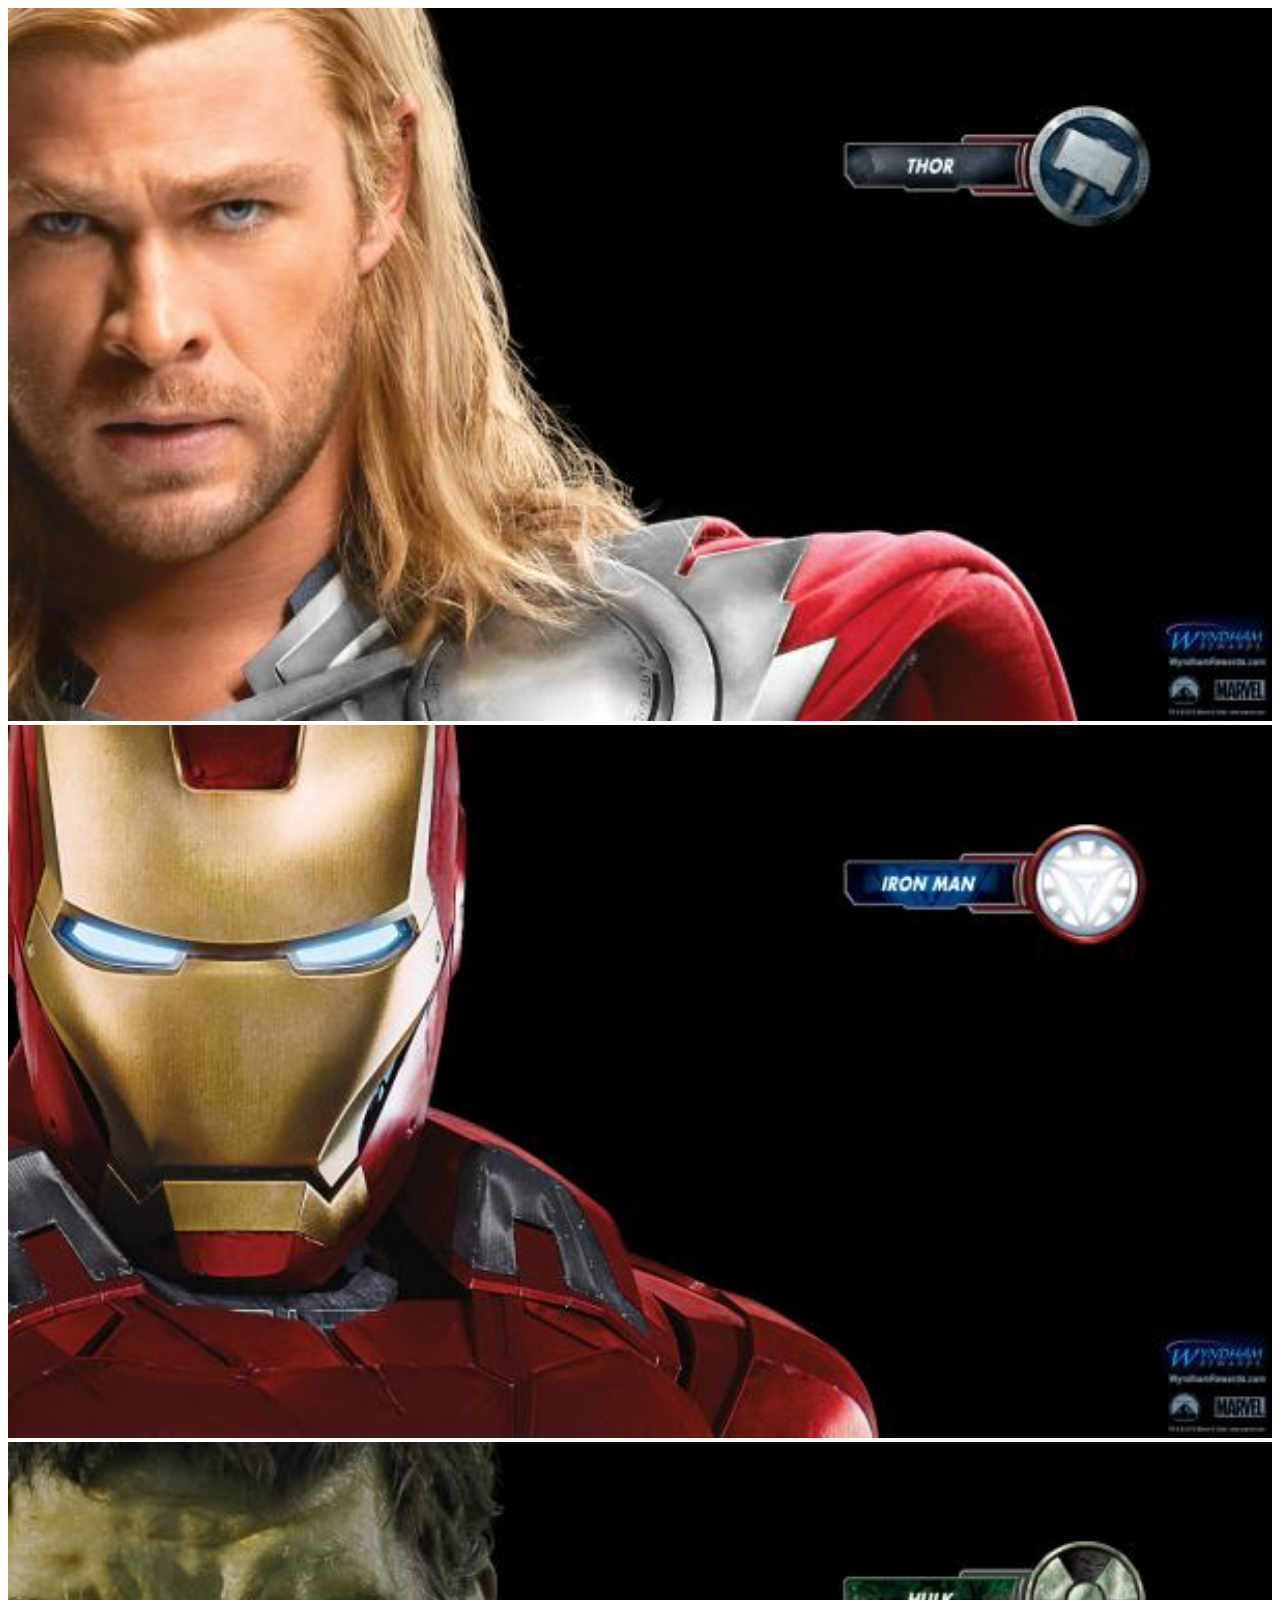
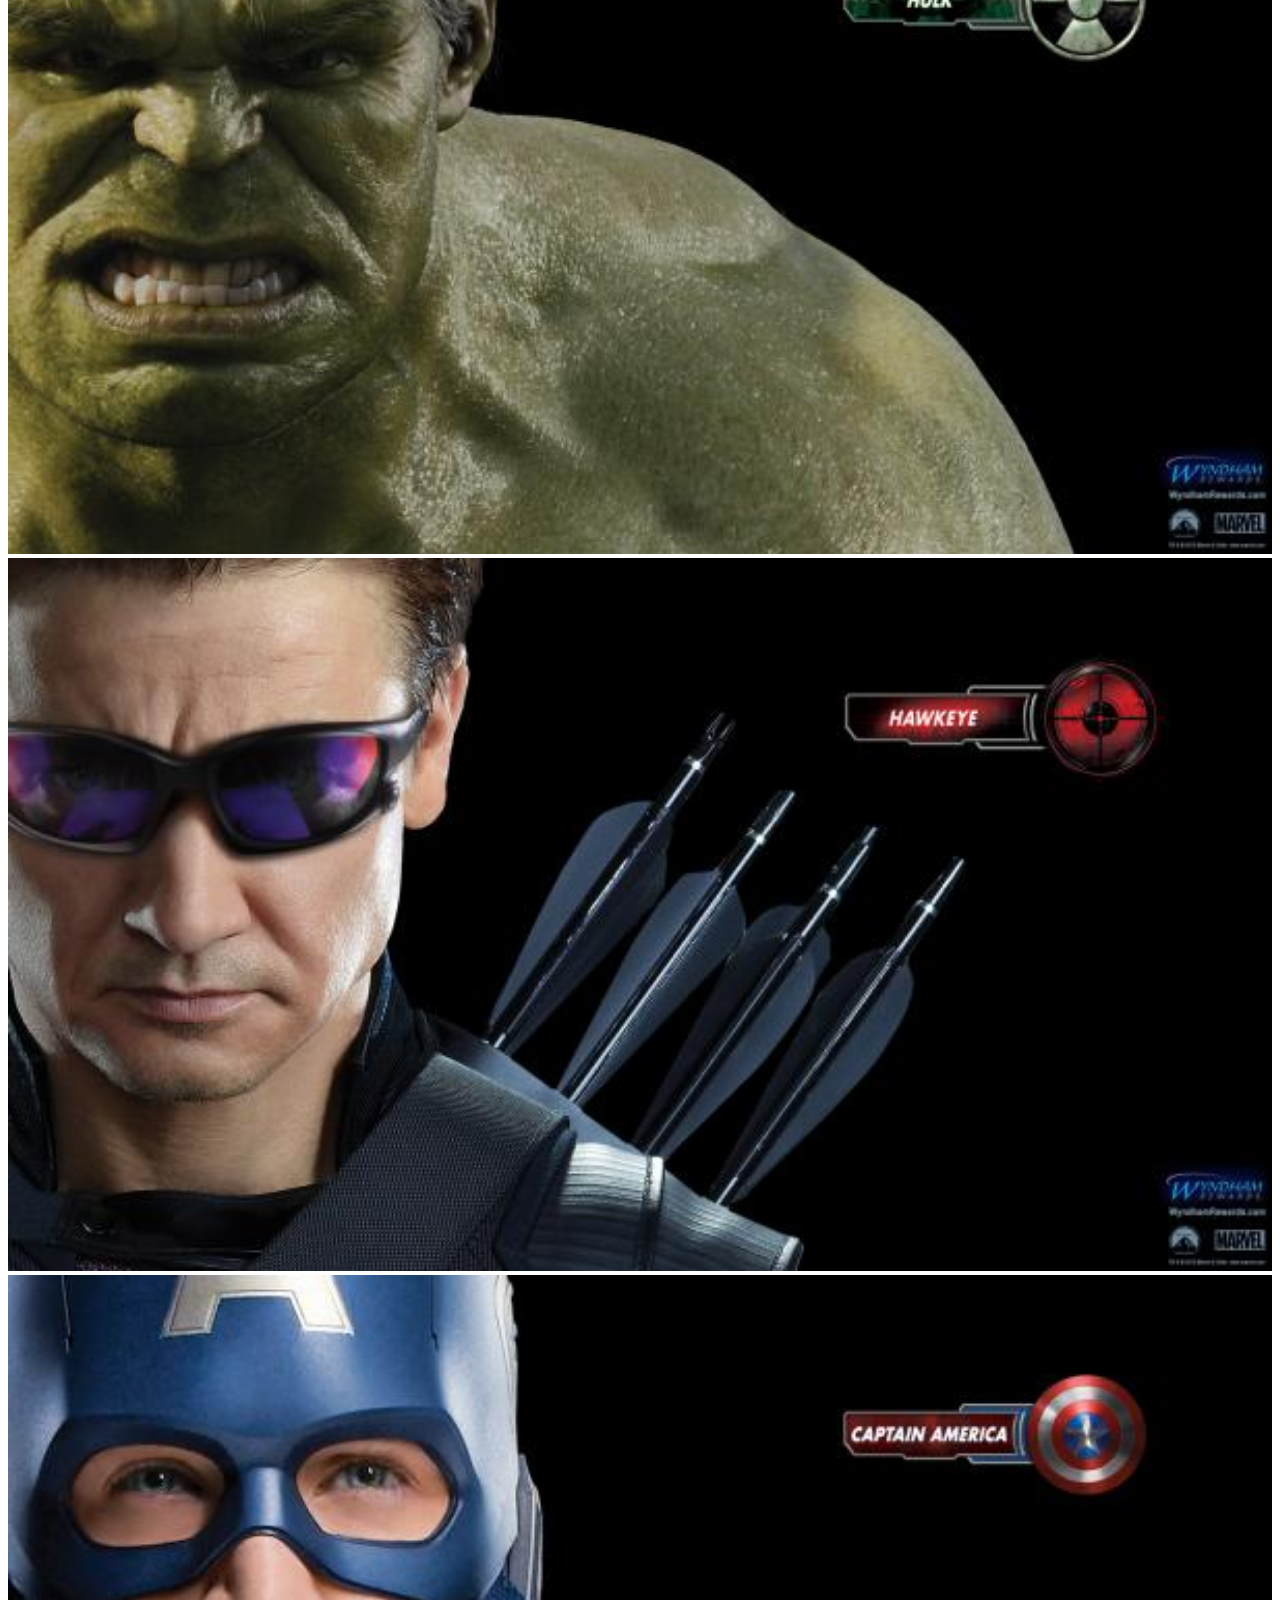
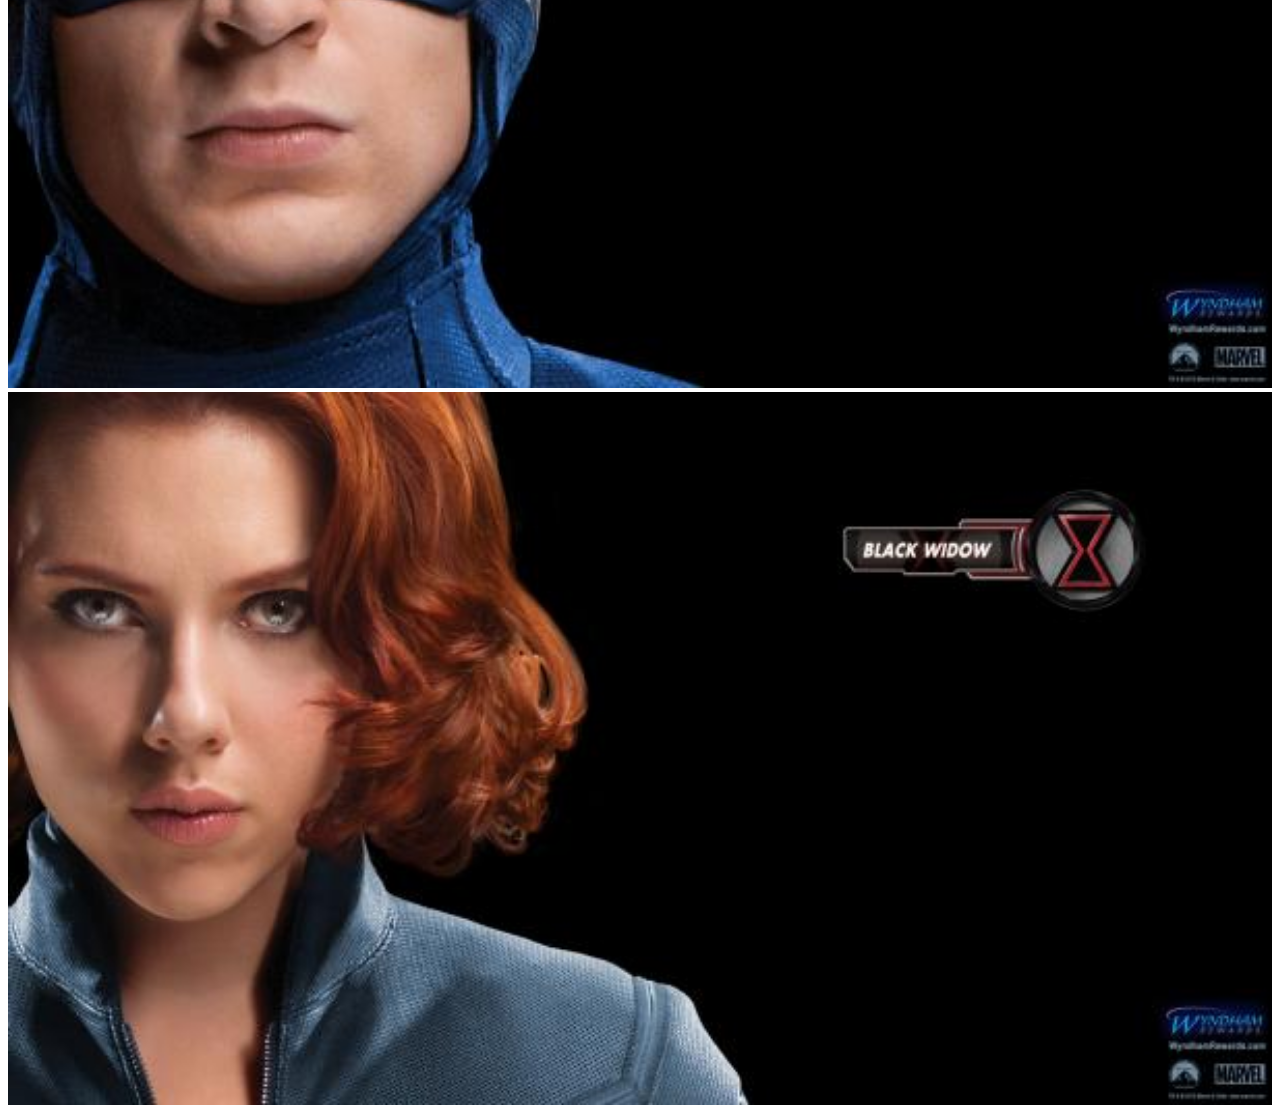
<file: CompuKids Website 1/index.html>
<!DOCTYPE html>
<html>
<head>
    <link rel="stylesheet" href="style.css">
</head>
<body>
   <div class="gallery">
        <a href="avenger-1.html"><img src="images/avengers_01.jpg" /></a>
        <a href="avenger-2.html"><img src="images/avengers_02.jpg" /></a>
        <a href="avenger-3.html"><img src="images/avengers_03.jpg" /></a>
        <a href="avenger-4.html"><img src="images/avengers_04.jpg" /></a>
        <a href="avenger-5.html"><img src="images/avengers_05.jpg" /></a>
        <a href="avenger-6.html"><img src="images/avengers_06.jpg" /></a>
</body>
</html>
</file>
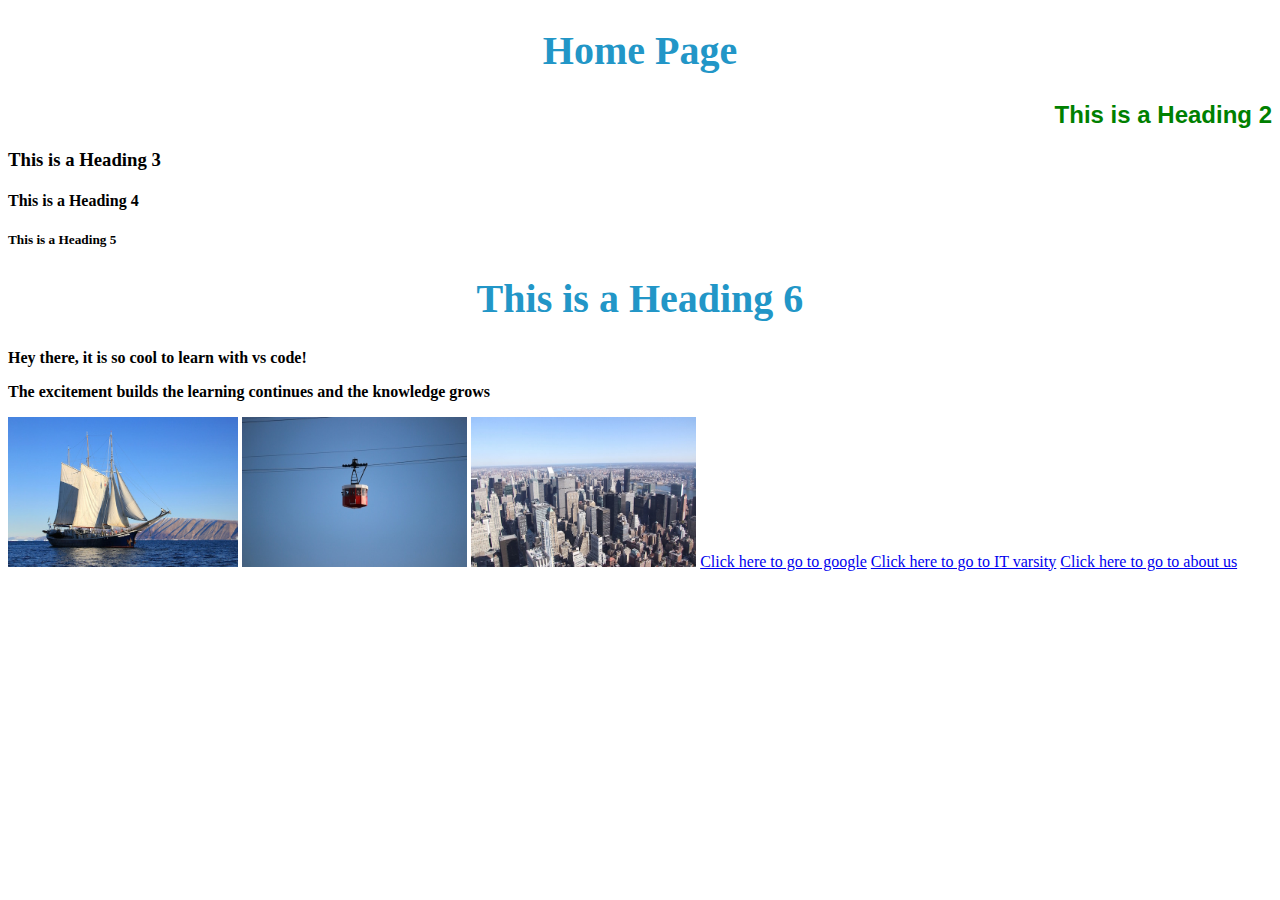
<file: vscode101/index.html>
<!DOCTYPE html>
<html>
    <head>
        <link rel="stylesheet" href="style.css" >
    </head>
    <body>
<h1>Home Page </h1>
<h2>This is a Heading 2</h2>
<h3>This is a Heading 3</h3>
<h4>This is a Heading 4</h4>
<h5>This is a Heading 5</h5>
<h1>This is a Heading 6</h1>
    <p>Hey there, it is so cool to learn with vs code!</p>
    <p>The excitement builds the learning continues and the knowledge grows</p>  
    <a href="boat.html"><img src="images/boat.jpg" height="150" /></a> 
<img src="images/cablecar.jpg" height="150" />
<img src="images/city.jpg" height="150" />

<a href="https://www.google.co.za">Click here to go to google</a>
<a href="https://www.itvarsity.org">Click here to go to IT varsity</a> 
<a href="About.html">Click here to go to about us</a>
    </body>
</html>
</file>
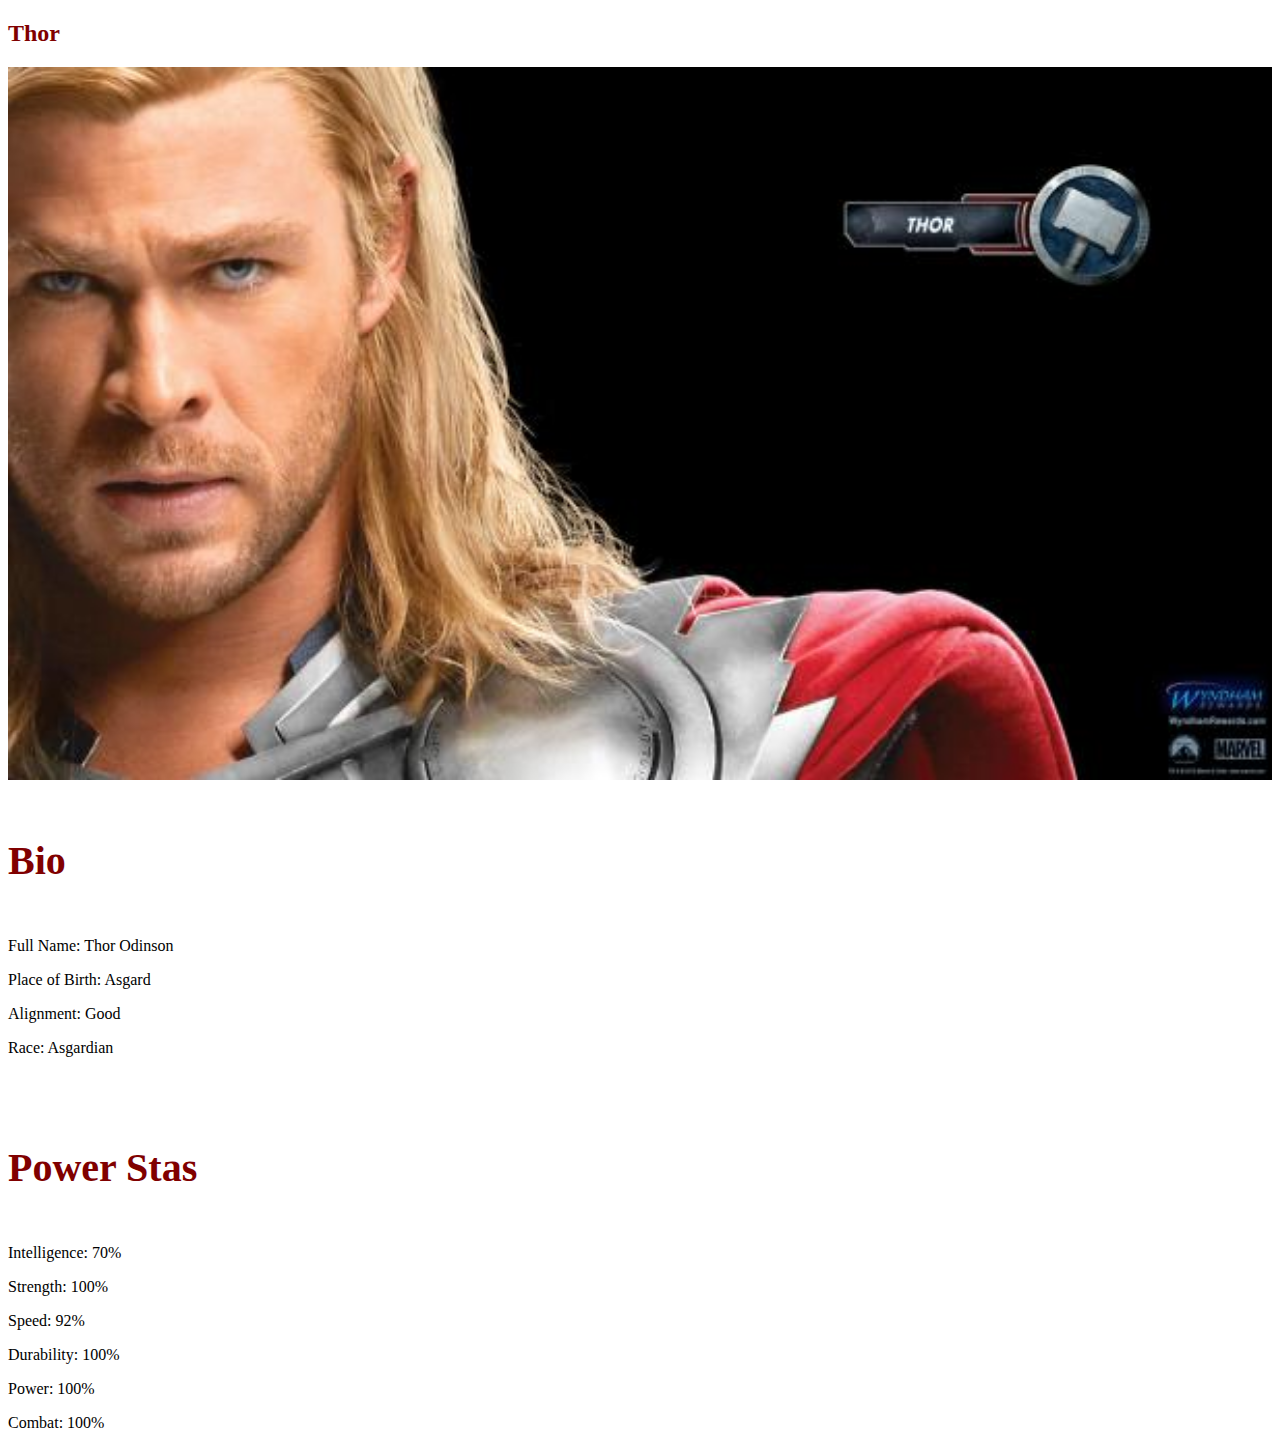
<file: CompuKids Website 1/avenger-1.html>
<!DOCTYPE html>
<html>
<head>
    <link rel="stylesheet" href="style.css">
</head>
<body>
    <h2>Thor</h2> 
   <div class="gallery">
        <img src="images/avengers_01.jpg" />
   </div>
   <h4>Bio</h4>
   <p>Full Name: Thor Odinson</p>
   <p>Place of Birth: Asgard</p>
   <p>Alignment: Good</p>
   <p>Race: Asgardian</p>
   <br/>
   <h4>Power Stas</h4>
   <p>Intelligence: 70%</p>
   <p>Strength: 100%</p>
   <p>Speed: 92%</p>
   <p>Durability: 100%</p>
   <p>Power: 100%</p>
   <p>Combat: 100%</p>
</body>
</html>
</file>
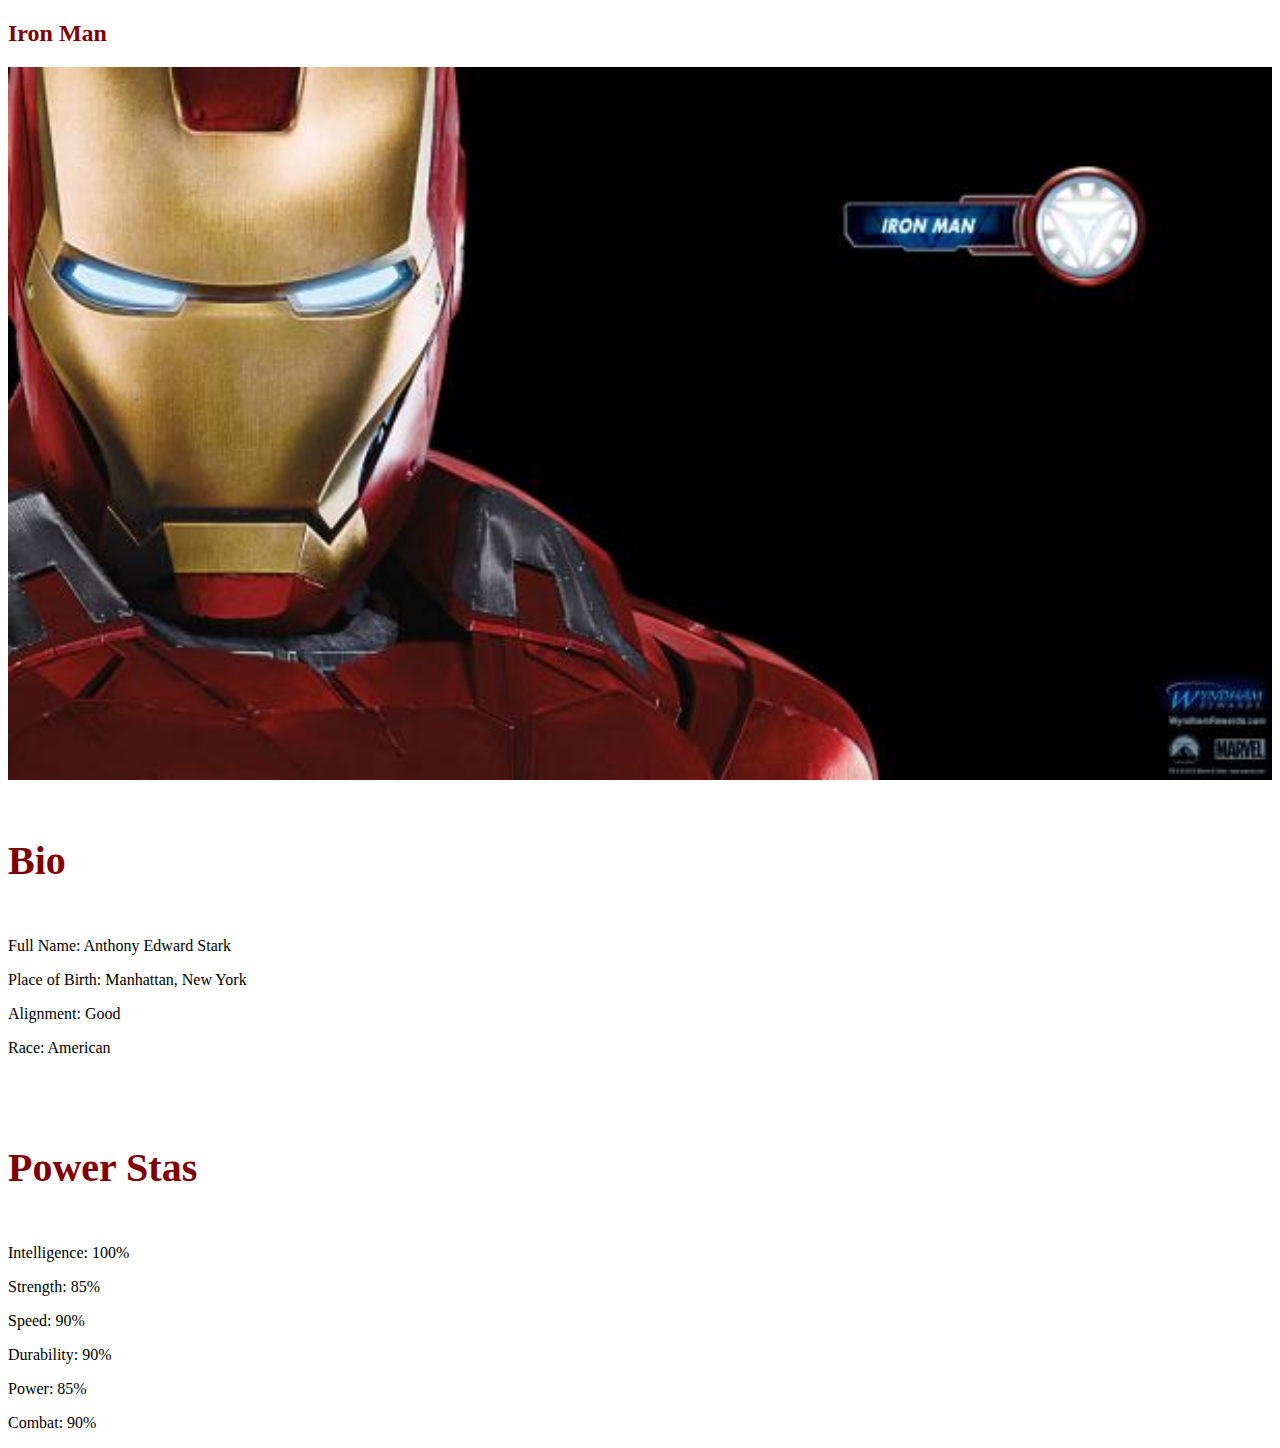
<file: CompuKids Website 1/avenger-2.html>
<!DOCTYPE html>
<html>
<head>
    <link rel="stylesheet" href="style.css">
</head>
<body>
    <h2>Iron Man</h2> 
   <div class="gallery">
        <img src="images/avengers_02.jpg" />
   </div>
   <h4>Bio</h4>
   <p>Full Name: Anthony Edward Stark</p>
   <p>Place of Birth: Manhattan, New York</p>
   <p>Alignment: Good</p>
   <p>Race: American</p>
   <br/>
   <h4>Power Stas</h4>
   <p>Intelligence: 100%</p>
   <p>Strength: 85%</p>
   <p>Speed: 90%</p>
   <p>Durability: 90%</p>
   <p>Power: 85%</p>
   <p>Combat: 90%</p>
</body>
</html>
</file>
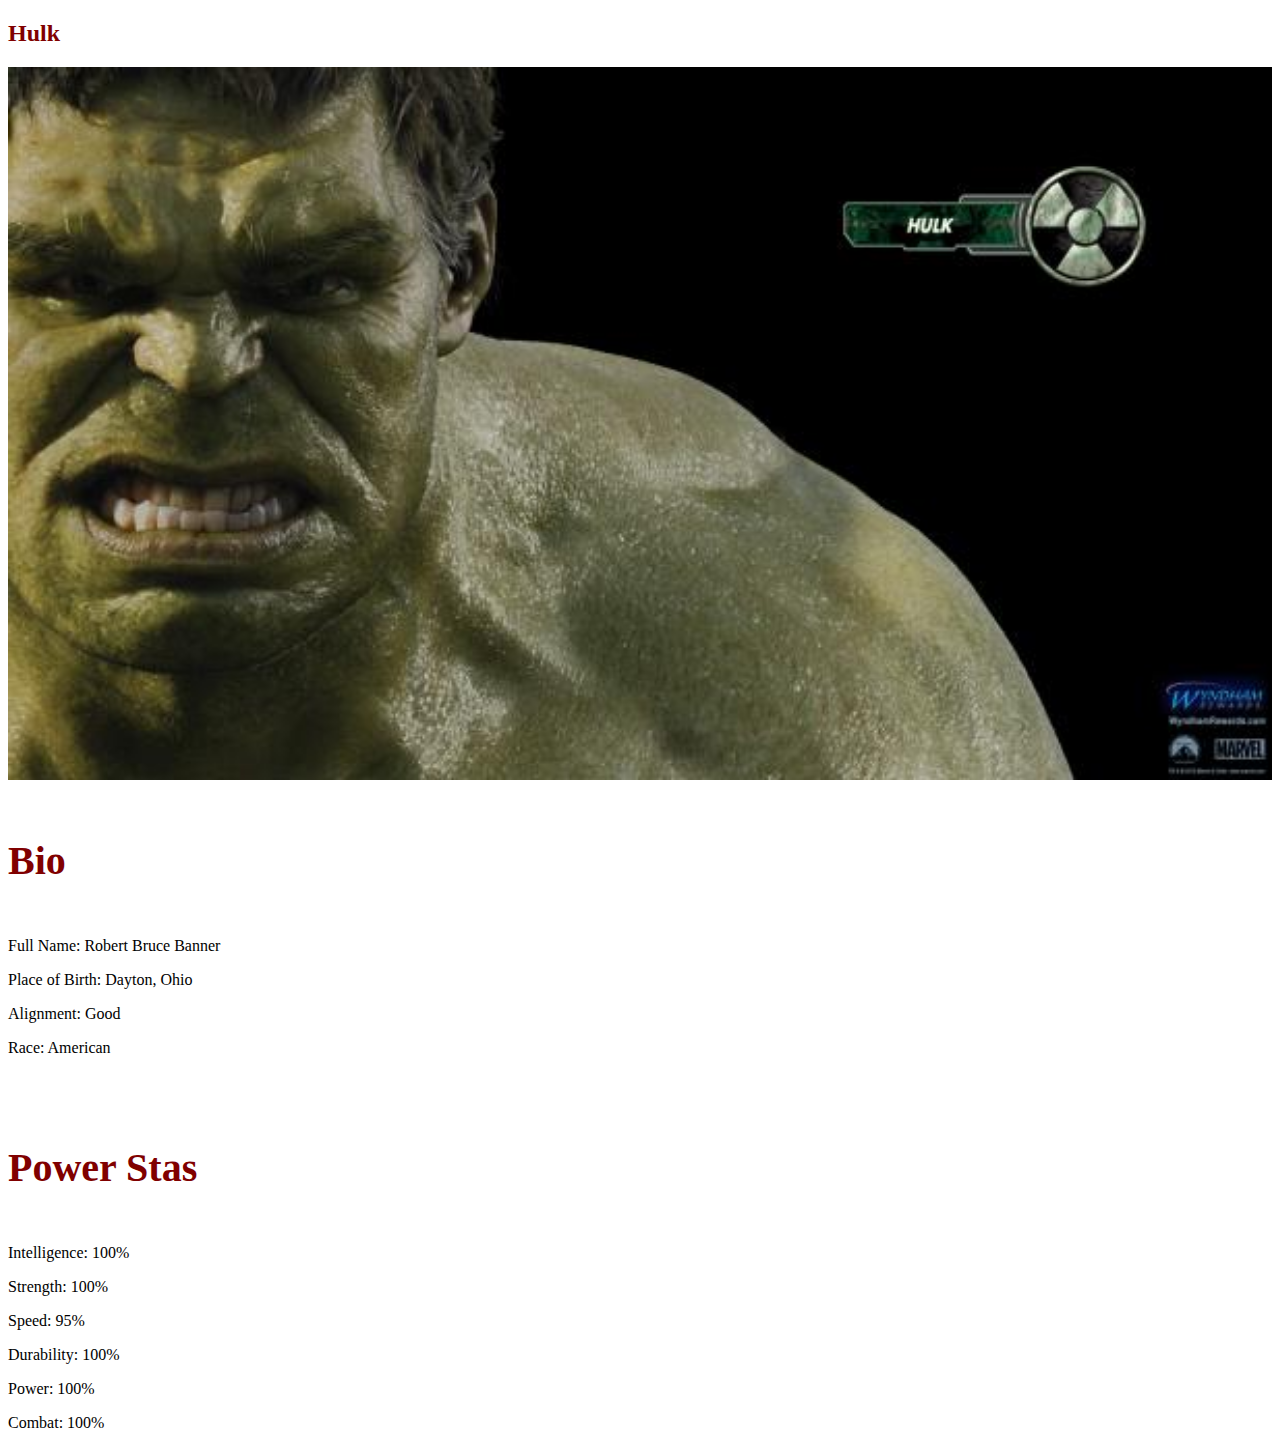
<file: CompuKids Website 1/avenger-3.html>
<!DOCTYPE html>
<html>
<head>
    <link rel="stylesheet" href="style.css">
</head>
<body>
    <h2>Hulk</h2> 
   <div class="gallery">
        <img src="images/avengers_03.jpg" />
   </div>
   <h4>Bio</h4>
   <p>Full Name: Robert Bruce Banner</p>
   <p>Place of Birth: Dayton, Ohio</p>
   <p>Alignment: Good</p>
   <p>Race: American</p>
   <br/>
   <h4>Power Stas</h4>
   <p>Intelligence: 100%</p>
   <p>Strength: 100%</p>
   <p>Speed: 95%</p>
   <p>Durability: 100%</p>
   <p>Power: 100%</p>
   <p>Combat: 100%</p>
</body>
</html>
</file>
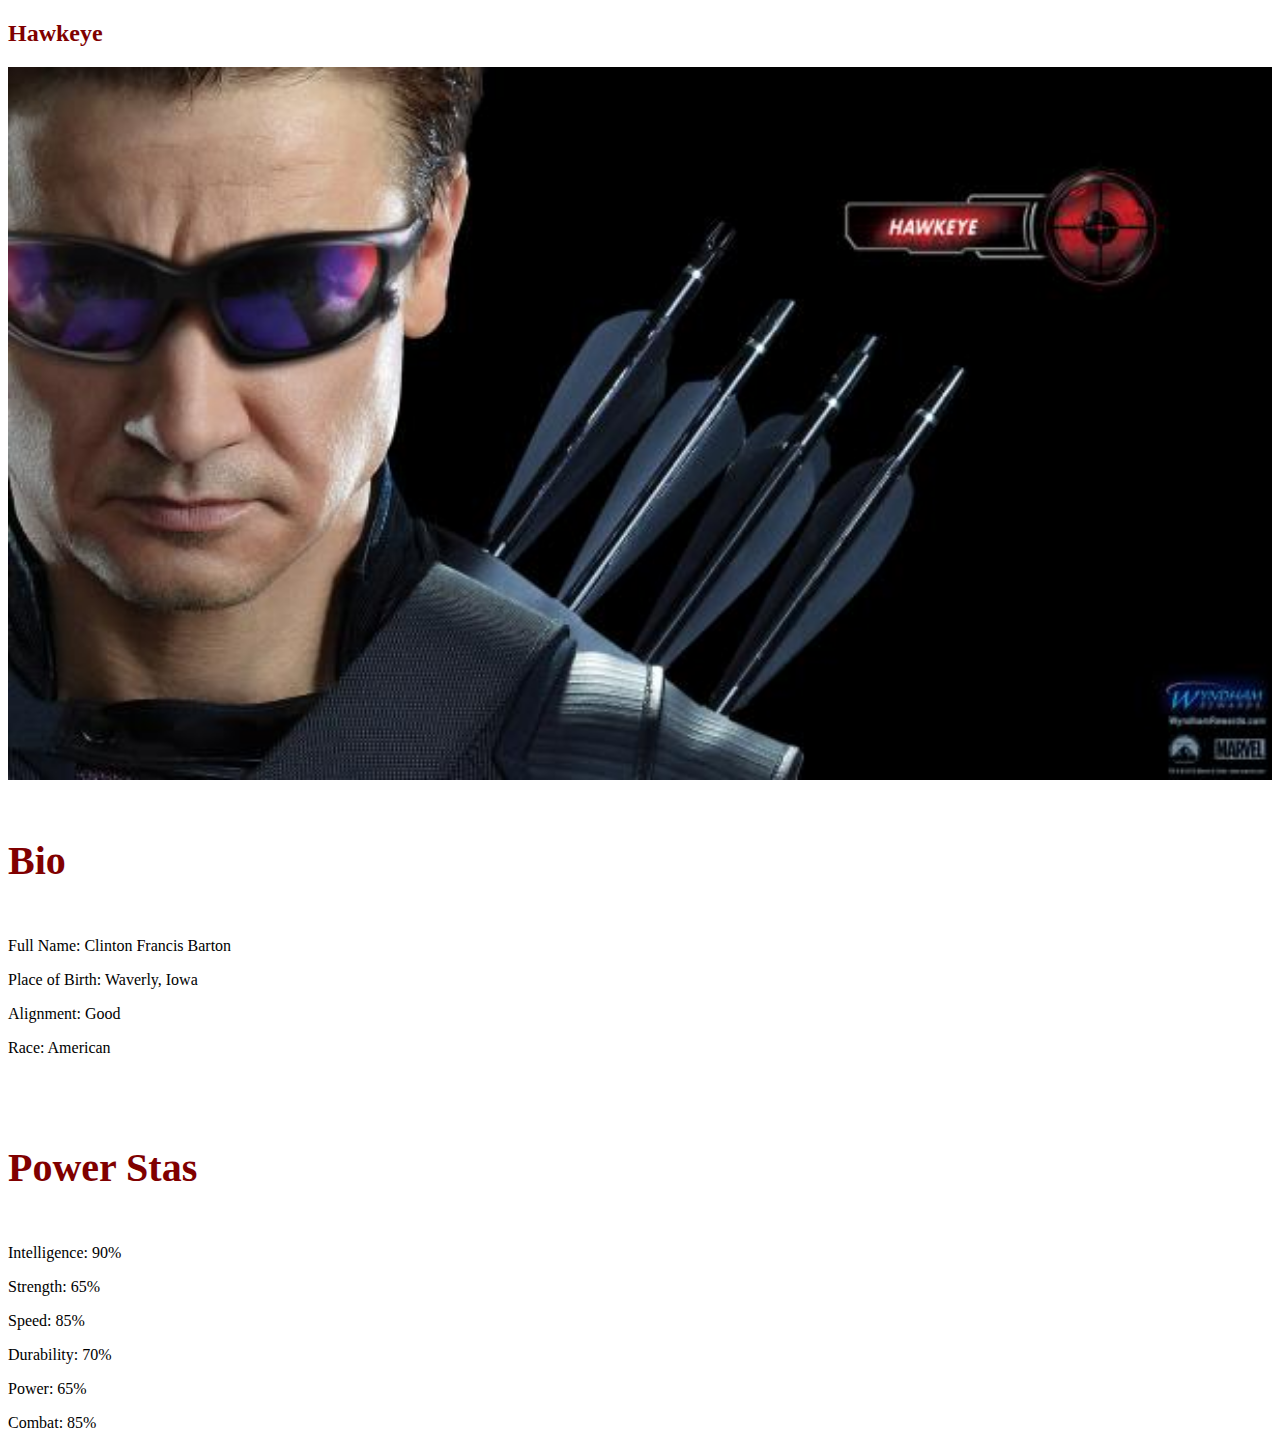
<file: CompuKids Website 1/avenger-4.html>
<!DOCTYPE html>
<html>
<head>
    <link rel="stylesheet" href="style.css">
</head>
<body>
    <h2>Hawkeye</h2> 
   <div class="gallery">
        <img src="images/avengers_04.jpg" />
   </div>
   <h4>Bio</h4>
   <p>Full Name: Clinton Francis Barton</p>
   <p>Place of Birth:  Waverly, Iowa</p>
   <p>Alignment: Good</p>
   <p>Race: American</p>
   <br/>
   <h4>Power Stas</h4>
   <p>Intelligence: 90%</p>
   <p>Strength: 65%</p>
   <p>Speed: 85%</p>
   <p>Durability: 70%</p>
   <p>Power: 65%</p>
   <p>Combat: 85%</p>
</body>
</html>
</file>
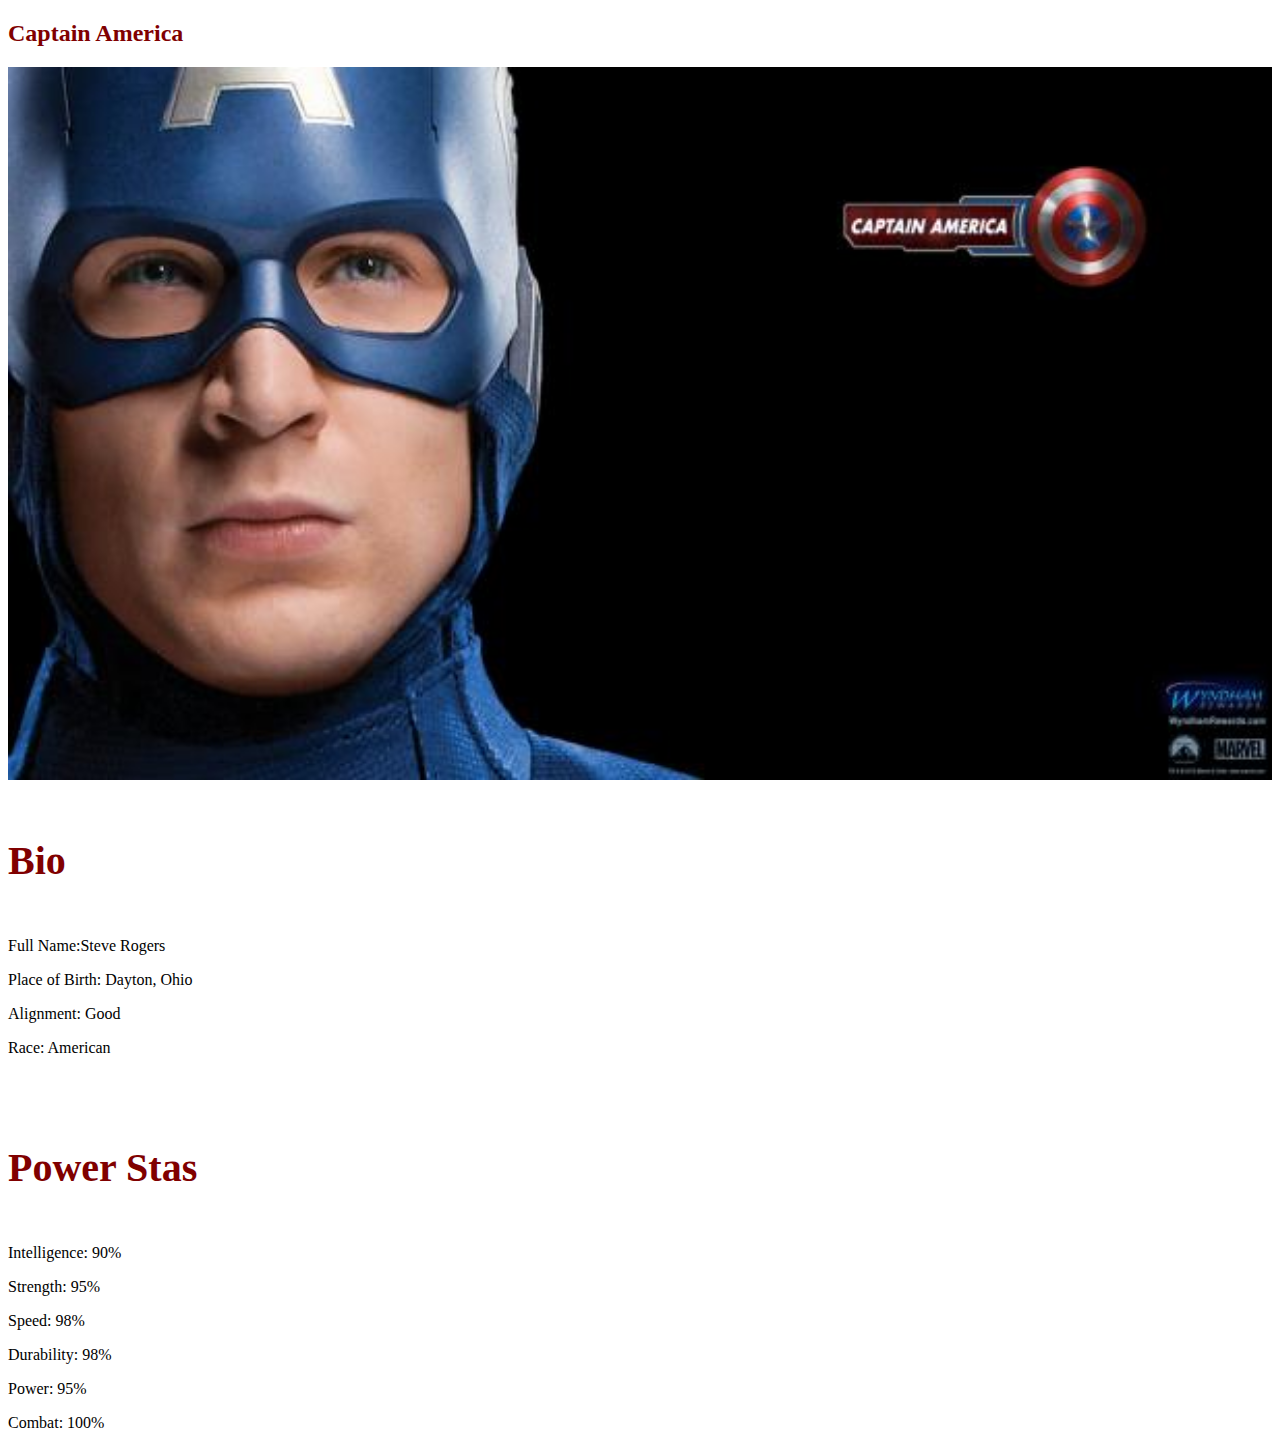
<file: CompuKids Website 1/avenger-5.html>
<!DOCTYPE html>
<html>
<head>
    <link rel="stylesheet" href="style.css">
</head>
<body>
    <h2>Captain America</h2> 
   <div class="gallery">
        <img src="images/avengers_05.jpg" />
   </div>
   <h4>Bio</h4>
   <p>Full Name:Steve Rogers</p>
   <p>Place of Birth: Dayton, Ohio</p>
   <p>Alignment: Good</p>
   <p>Race: American</p>
   <br/>
   <h4>Power Stas</h4>
   <p>Intelligence: 90%</p>
   <p>Strength: 95%</p>
   <p>Speed: 98%</p>
   <p>Durability: 98%</p>
   <p>Power: 95%</p>
   <p>Combat: 100%</p>
</body>
</html>
</file>
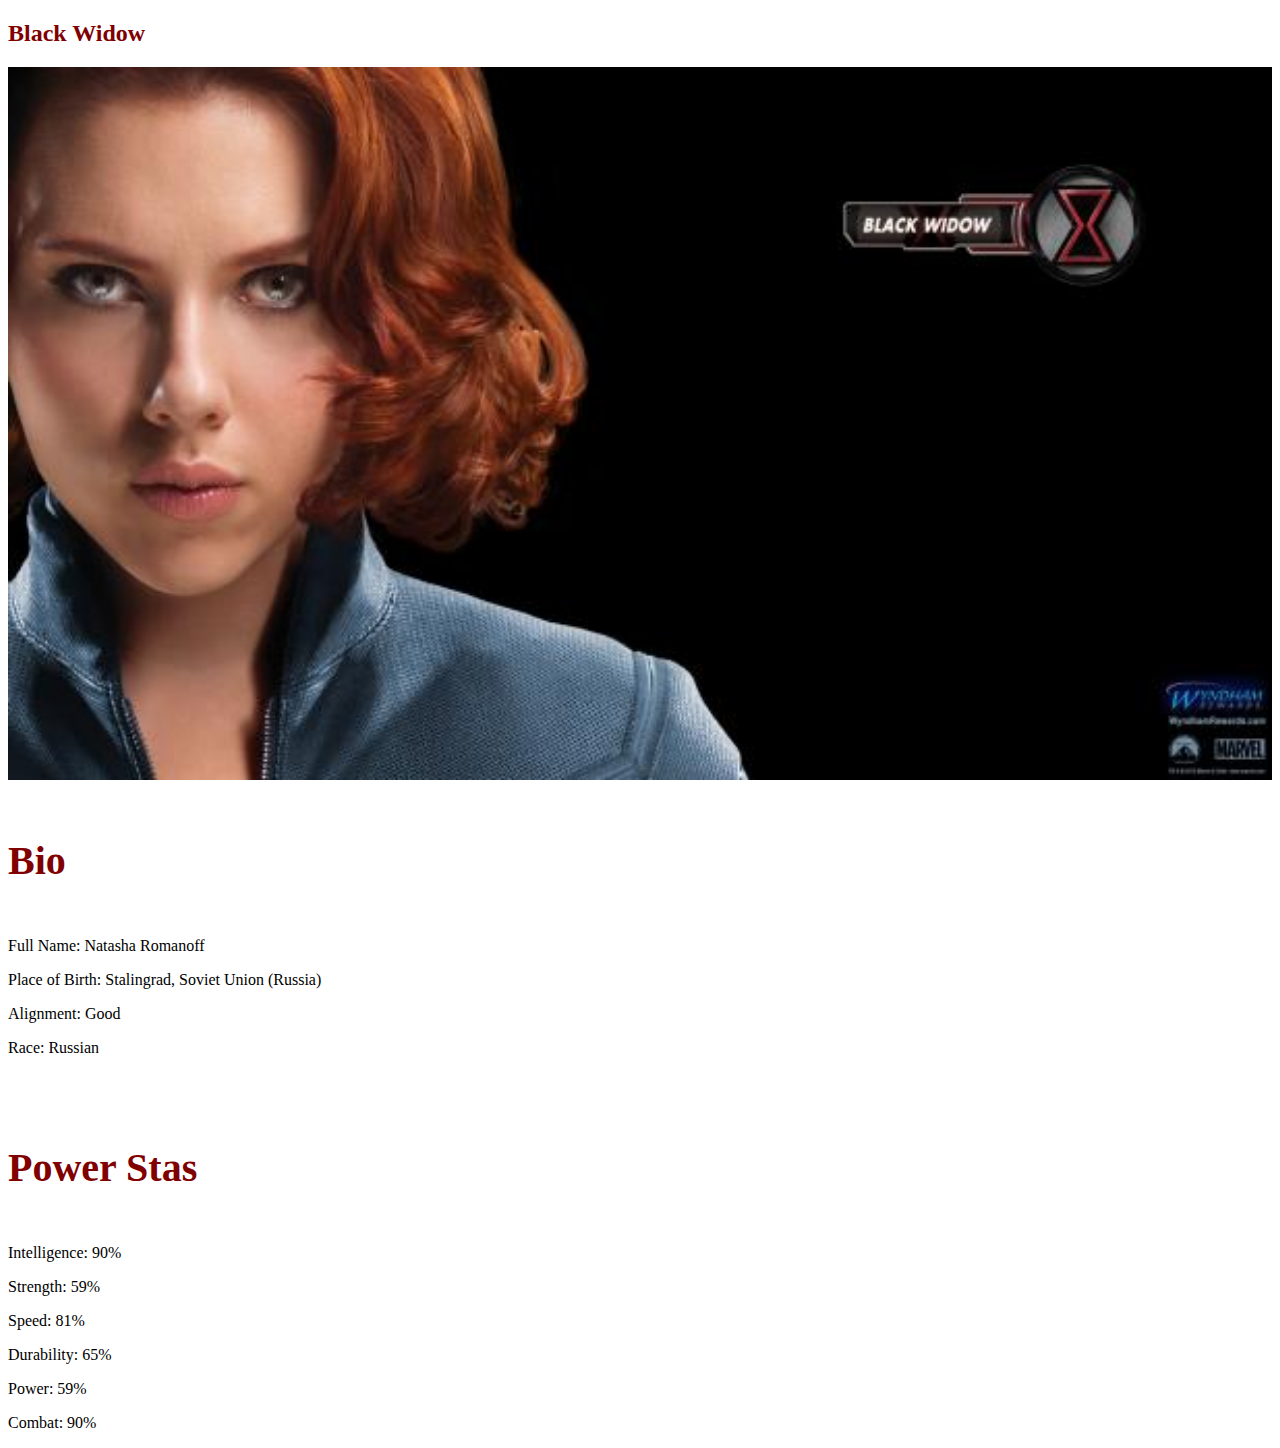
<file: CompuKids Website 1/avenger-6.html>
<!DOCTYPE html>
<html>
<head>
    <link rel="stylesheet" href="style.css">
</head>
<body>
    <h2>Black Widow</h2> 
   <div class="gallery">
        <img src="images/avengers_06.jpg" />
   </div>
   <h4>Bio</h4>
   <p>Full Name: Natasha Romanoff</p>
   <p>Place of Birth: Stalingrad, Soviet Union (Russia)</p>
   <p>Alignment: Good</p>
   <p>Race: Russian</p>
   <br/>
   <h4>Power Stas</h4>
   <p>Intelligence: 90%</p>
   <p>Strength: 59%</p>
   <p>Speed: 81%</p>
   <p>Durability: 65%</p>
   <p>Power: 59%</p>
   <p>Combat: 90%</p>
</body>
</html>
</file>
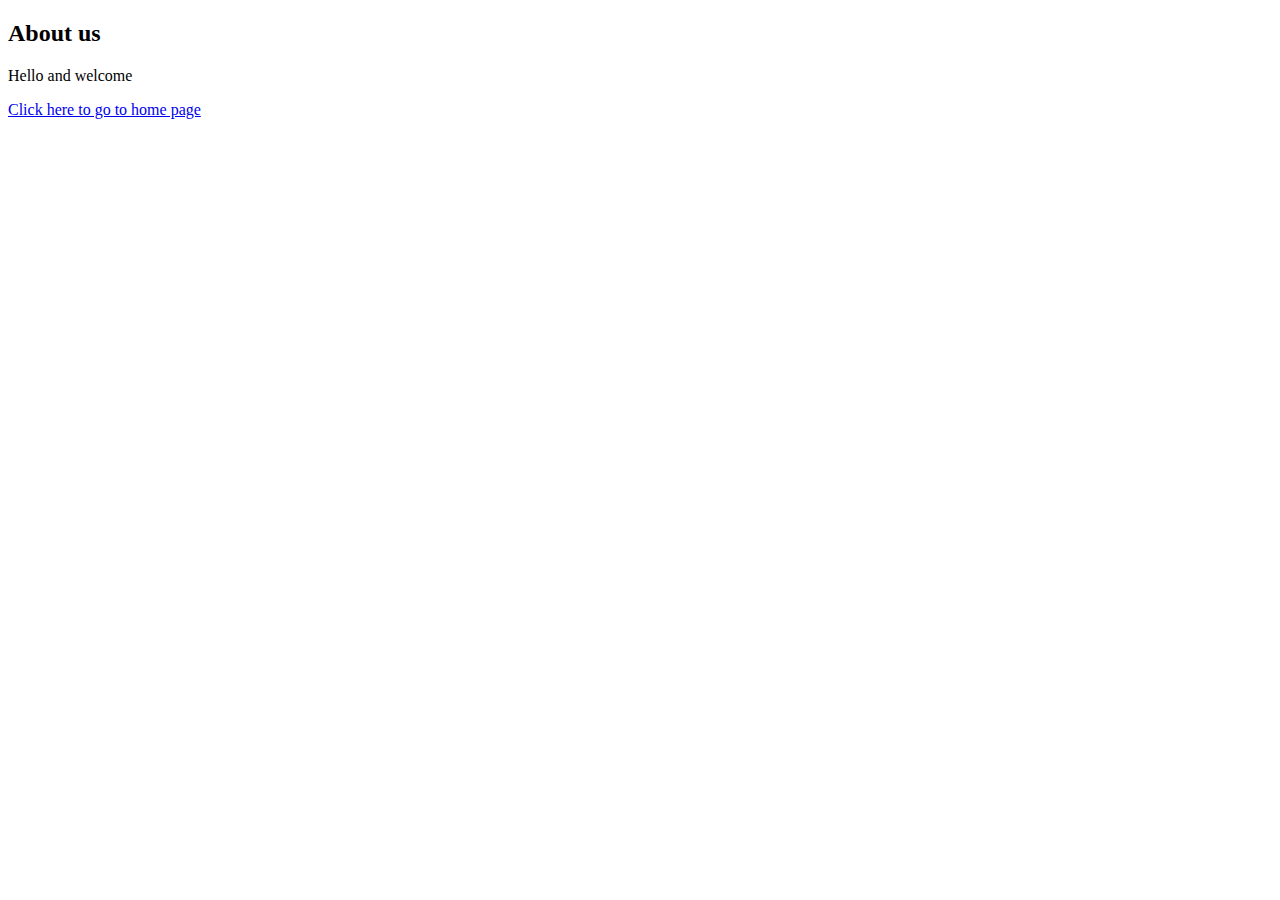
<file: vscode101/about.html>
<!DOCTYPE html>
<html>
    <head>
    </head>
    <body>
        <h2>About us</h2>
        <p>Hello and welcome</p>
        <a href="index.html">Click here to go to home page</a>
    </body>
</html>
</file>
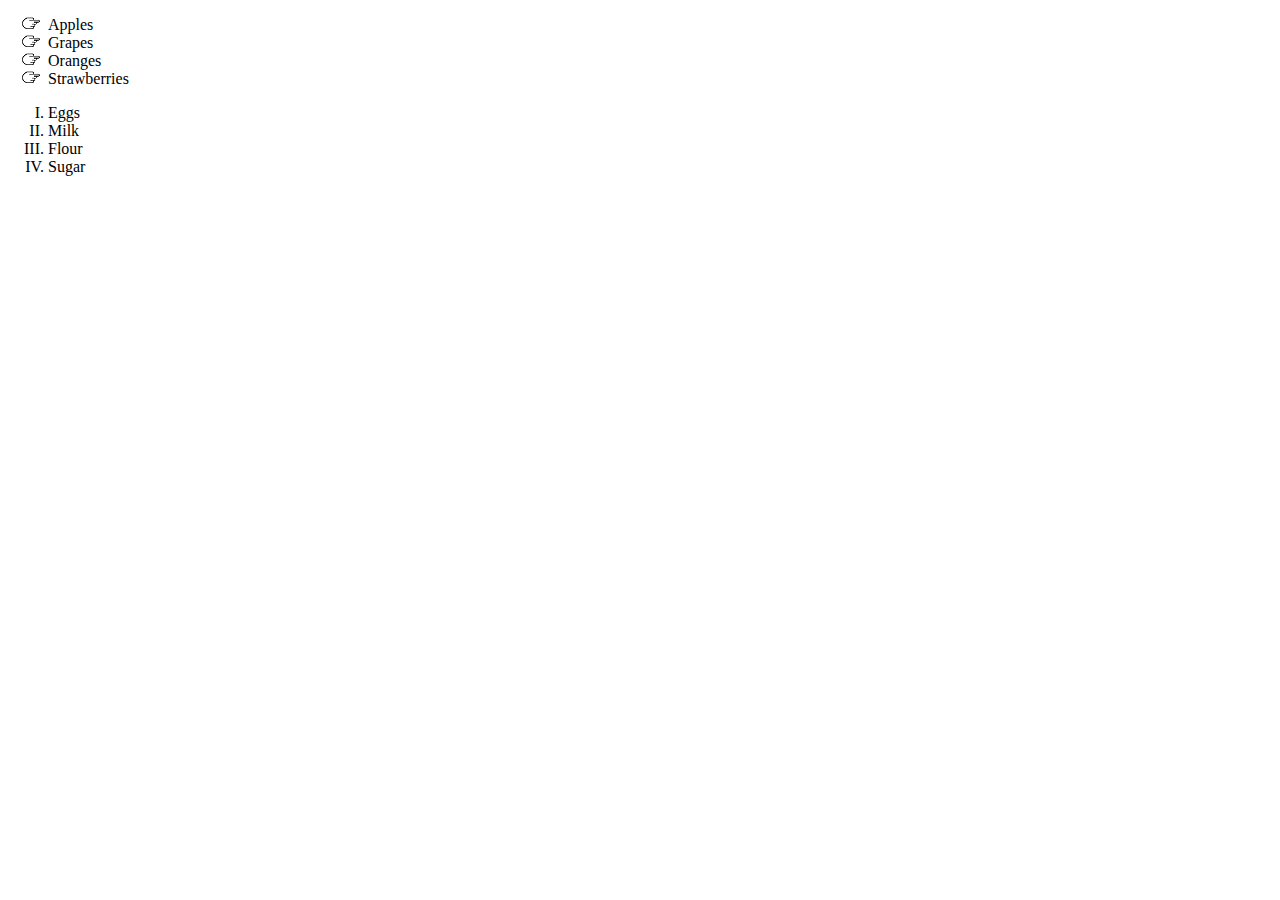
<file: vscode101/lists.html>
<!DOCTYPE html>
<html>
    <head>
<link rel="stylesheet" href="style.css" >
    </head>
    <body>
        <ul>
            <li>Apples</li>
            <li>Grapes</li>
            <li>Oranges</li>
            <li>Strawberries</li>
        </ul>

        <ol>
            <li>Eggs</li>
            <li>Milk</li>
            <li>Flour</li>
            <li>Sugar</li>
        </ol>
    </body>
</html>
</file>
<file: CompuKids Website 1/style.css>
.gallery img{
    width: 100%;

}

h2{
    color: maroon;
    font-size: 50px
    font-family: Comic Sans, Comic Sans MS, cursive;
    text-align: left;
}

h4{
    color: maroon;
    font-size: 40px;
    font-family: Comic Sans, Comic Sans MS, cursive;
    text-align: left;
}
</file>
<file: vscode101/style.css>
h1{
    color: #2296C7;
    font-size: 40px;
    font-family: Helvetica, sans-serif sans-serif;
    text-align: center;
}

h2{
    color: green;
    font-family: Helvetica, sans-serif;
    text-align: right;
}

h3{
    font-family: Comic Sans, Comic Sans MS, cursive;
}

p{
    font-weight: 800;
    text-decoration: none;
}

table{
    font-family: Helvetica, sans-serif;
    border-collapse: collapse;
    border-width: 1px;
    border-style: solid;
    border-color: #2695A6;
}



th{
    font-weight: 800;
    background-color: #2695A6;
    color: #ffffff;
}

tr.alt td{
    background-color: #9AEFFC;
}

ul{
    list-style-image: url('images/pointer-icon.png');
}

ol{
    list-style-type: upper-roman;
}

#menu-bar a{
    font-family: Helvetica, sans-serif;
    text-decoration: none;
    background-color: aquamarine;
    padding: 5px;
}

#menu-bar a:hover{
background-color: aqua;
color: #ffffff;
}
</file>
